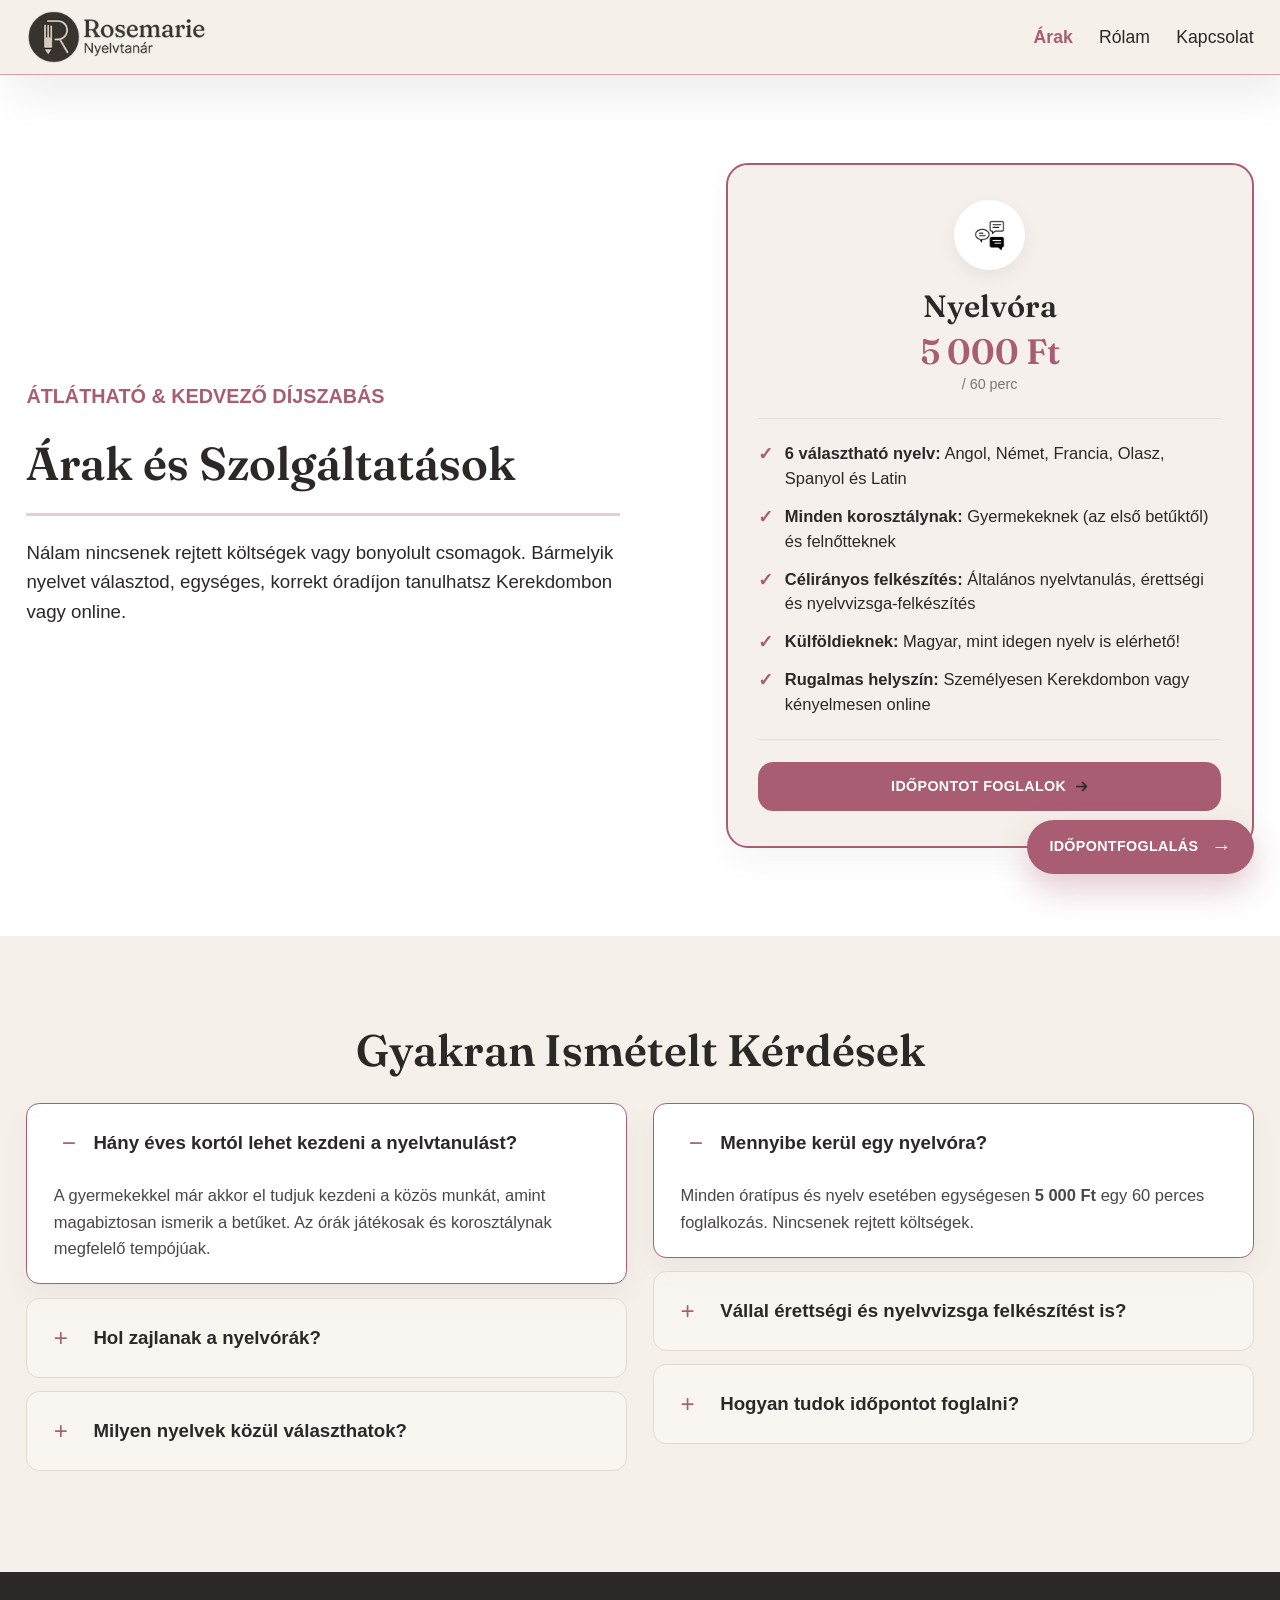
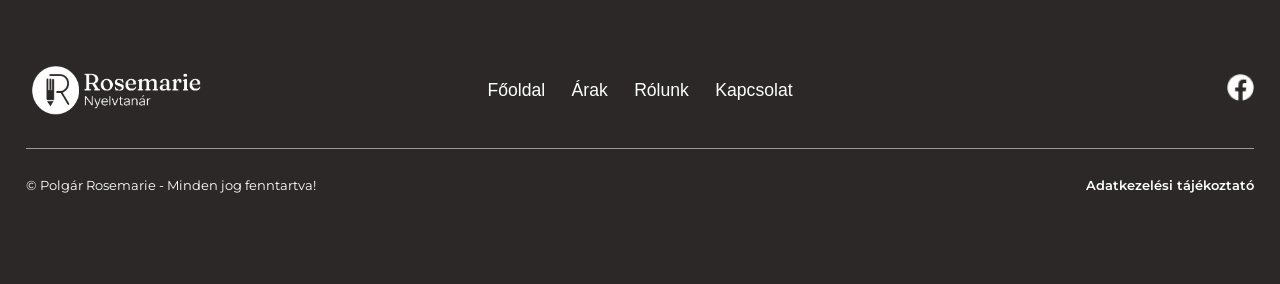
<file: arak.html>
<!doctype html>
<html lang="hu">

<head>
  <meta charset="UTF-8" />
  <meta name="viewport" content="width=device-width, initial-scale=1.0" />
  <title>Nyelvóra árak | Polgár Rosemarie</title>
  <link rel="canonical" href="https://rosemariepolgar.hu/arak.html" />

  <!-- Open Graph -->
  <meta property="og:type" content="website">
  <meta property="og:title" content="Nyelvóra árak | Polgár Rosemarie nyelvtanár">
  <meta property="og:description"
    content="Nyelvóra Kerekdombon és online 5 000 Ft / 60 perc áron. Angol, német, francia, olasz és spanyol nyelvoktatás gyermekeknek és felnőtteknek.">
  <meta property="og:url" content="https://rosemariepolgar.hu/arak.html">
  <meta property="og:site_name" content="Polgár Rosemarie - nyelvtanár">
  <meta property="og:locale" content="hu_HU">
  <meta property="og:image" content="https://rosemariepolgar.hu/assets/og-image.png">
  <meta property="og:image:width" content="1200">
  <meta property="og:image:height" content="630">

  <meta name="description"
    content="Nyelvóra Kerekdombon és online 5 000 Ft / 60 perc áron. Angol, német, francia, olasz és spanyol nyelvoktatás gyermekeknek és felnőtteknek, érettségi- és nyelvvizsga-felkészítéssel.">
  <link id="favicon" rel="icon" type="image/x-icon" href="assets/favicon_dark.ico">
  <script src="change_favicon.js" defer></script>
  <link rel="preconnect" href="https://fonts.bunny.net" />
  <link href="https://fonts.bunny.net/css?family=dm-sans:400,600,700|fraunces:600|montserrat:400,600"
    rel="stylesheet" />
  <link rel="stylesheet" href="styles.css?v=3" />

  <!-- Structured Data / JSON-LD -->
<script type="application/ld+json">
{
  "@context": "https://schema.org",
  "@type": "Service",
  "name": "Nyelvóra",
  "description": "Angol, német, francia, olasz és spanyol nyelvoktatás gyermekeknek és felnőtteknek, valamint érettségi- és nyelvvizsga-felkészítés Kerekdombon és online.",
  "provider": {
    "@type": "Person",
    "@id": "https://rosemariepolgar.hu/#rosemarie",
    "name": "Polgár Rosemarie",
    "jobTitle": "Nyelvtanár"
  },
  "areaServed": {
    "@type": "Place",
    "name": "Kerekdomb, Tiszakécske"
  },
  "offers": {
    "@type": "Offer",
    "price": "5000",
    "priceCurrency": "HUF",
    "priceSpecification": {
      "@type": "UnitPriceSpecification",
      "price": "5000",
      "priceCurrency": "HUF",
      "unitText": "60 perc"
    }
  }
}
</script>



</head>

<body>
  <header class="site-header">
    <a class="brand" href="index.html">
      <img src="assets/logo.webp" alt="Rosemarie nyelvtanár" />
    </a>
    <nav id="main-navigation" aria-label="Fő navigáció">
      <a href="arak.html" aria-current="page">Árak</a>
      <a href="/">Rólam</a>
      <a href="kapcsolat.html">Kapcsolat</a>
    </nav>
    <button class="mobile-menu-toggle" type="button" aria-label="Menü megnyitása" aria-expanded="false"
      aria-controls="main-navigation">
      <span></span><span></span><span></span>
    </button>
  </header>

  <main>
    <!-- PRICING SECTION -->
    <section class="pricing pricing-two-column">
      <div class="pricing-content">
        <p class="eyebrow">Átlátható & Kedvező Díjszabás</p>
        <h1>Árak és Szolgáltatások</h1>
        <div class="pricing-rule"></div>
        <p class="pricing-intro">
          Nálam nincsenek rejtett költségek vagy bonyolult csomagok. Bármelyik nyelvet választod, egységes,
          korrekt óradíjon tanulhatsz Kerekdombon vagy online.
        </p>
      </div>

      <div class="pricing-card-wrapper">
        <article class="price-card-single">
          <div class="price-card-header">
            <div class="icon-wrapper">
              <img src="assets/chat.webp" alt="Nyelvóra">
            </div>
            <h2>Nyelvóra</h2>
            <div class="price-tag">
              <strong>5 000 Ft</strong>
              <span>/ 60 perc</span>
            </div>
          </div>

          <div class="price-card-body">
            <ul class="price-features">
              <li><strong>6 választható nyelv:</strong> Angol, Német, Francia, Olasz, Spanyol és Latin</li>
              <li><strong>Minden korosztálynak:</strong> Gyermekeknek (az első betűktől) és felnőtteknek</li>
              <li><strong>Célirányos felkészítés:</strong> Általános nyelvtanulás, érettségi és nyelvvizsga-felkészítés
              </li>
              <li><strong>Külföldieknek:</strong> Magyar, mint idegen nyelv is elérhető!
              </li>
              <li><strong>Rugalmas helyszín:</strong> Személyesen Kerekdombon vagy kényelmesen online</li>
            </ul>
          </div>

          <div class="price-card-footer">
            <a href="kapcsolat.html#foglalas" class="button button-primary">
              Időpontot foglalok <img src="assets/arrow-right.webp" alt="" />
            </a>
          </div>
        </article>
      </div>
    </section>

    <!-- FAQ SECTION -->
    <section class="faq">
      <h2>Gyakran Ismételt Kérdések</h2>
      <div class="faq-columns">
        <div class="faq-list">
          <details open>
            <summary>Hány éves kortól lehet kezdeni a nyelvtanulást?</summary>
            <p>A gyermekekkel már akkor el tudjuk kezdeni a közös munkát, amint magabiztosan ismerik a betűket. Az órák
              játékosak és korosztálynak megfelelő tempójúak.</p>
          </details>
          <details>
            <summary>Hol zajlanak a nyelvórák?</summary>
            <p>Személyesen Kerekdombon, vagy kényelmesen az otthonodból, online formában. Az online órák ugyanolyan
              interaktívak és hatékonyak, mint a személyes találkozók.</p>
          </details>
          <details>
            <summary>Milyen nyelvek közül választhatok?</summary>
            <p>Angol, német, francia, olasz, spanyol (és latin) nyelvek oktatását vállalom kezdő szinttől egészen a
              nyelvvizsga-felkészítésig.</p>
          </details>
        </div>

        <div class="faq-list">
          <details open>
            <summary>Mennyibe kerül egy nyelvóra?</summary>
            <p>Minden óratípus és nyelv esetében egységesen <strong>5 000 Ft</strong> egy 60 perces foglalkozás.
              Nincsenek rejtett költségek.</p>
          </details>
          <details>
            <summary>Vállal érettségi és nyelvvizsga felkészítést is?</summary>
            <p>Igen! Különös hangsúlyt fektetek a vizsgafeladatok típusaira, az írásbeli és szóbeli készségek
              fejlesztésére mind közép-, mind emelt szinten.</p>
          </details>
          <details>
            <summary>Hogyan tudok időpontot foglalni?</summary>
            <p>Kattints a „Kapcsolat” vagy „Időpontfoglalás” gombra, és írj üzenetet a kiválasztott nyelvvel és az
              preferált időpontjaiddal!</p>
          </details>
        </div>
      </div>
    </section>
  </main>

  <footer id="contact">
    <div class="footer-top">
      <img class="footer-logo" src="assets/logo_vilagos.webp" alt="Logo" />
      <nav aria-label="Lábléc navigáció">
        <a href="index.html">Főoldal</a>
        <a href="arak.html">Árak</a>
        <a href="index.html#about">Rólunk</a>
        <a href="kapcsolat.html">Kapcsolat</a>
      </nav>
      <div class="socials"><a href="https://www.facebook.com/profile.php?id=100085614274289" aria-label="Facebook"><img
            src="assets/facebook.webp" alt="" /></a></div>
    </div>
    <div class="legal">
      <span>© Polgár Rosemarie - Minden jog fenntartva!</span>
      <a href="files/adatkezelesi_tajekoztato_20261002.pdf">Adatkezelési tájékoztató</a>
    </div>
  </footer>

  <a class="booking-float" href="kapcsolat.html#foglalas">Időpontfoglalás <span>→</span></a>
  <script src="responsive.js"></script>
</body>

</html>
</file>
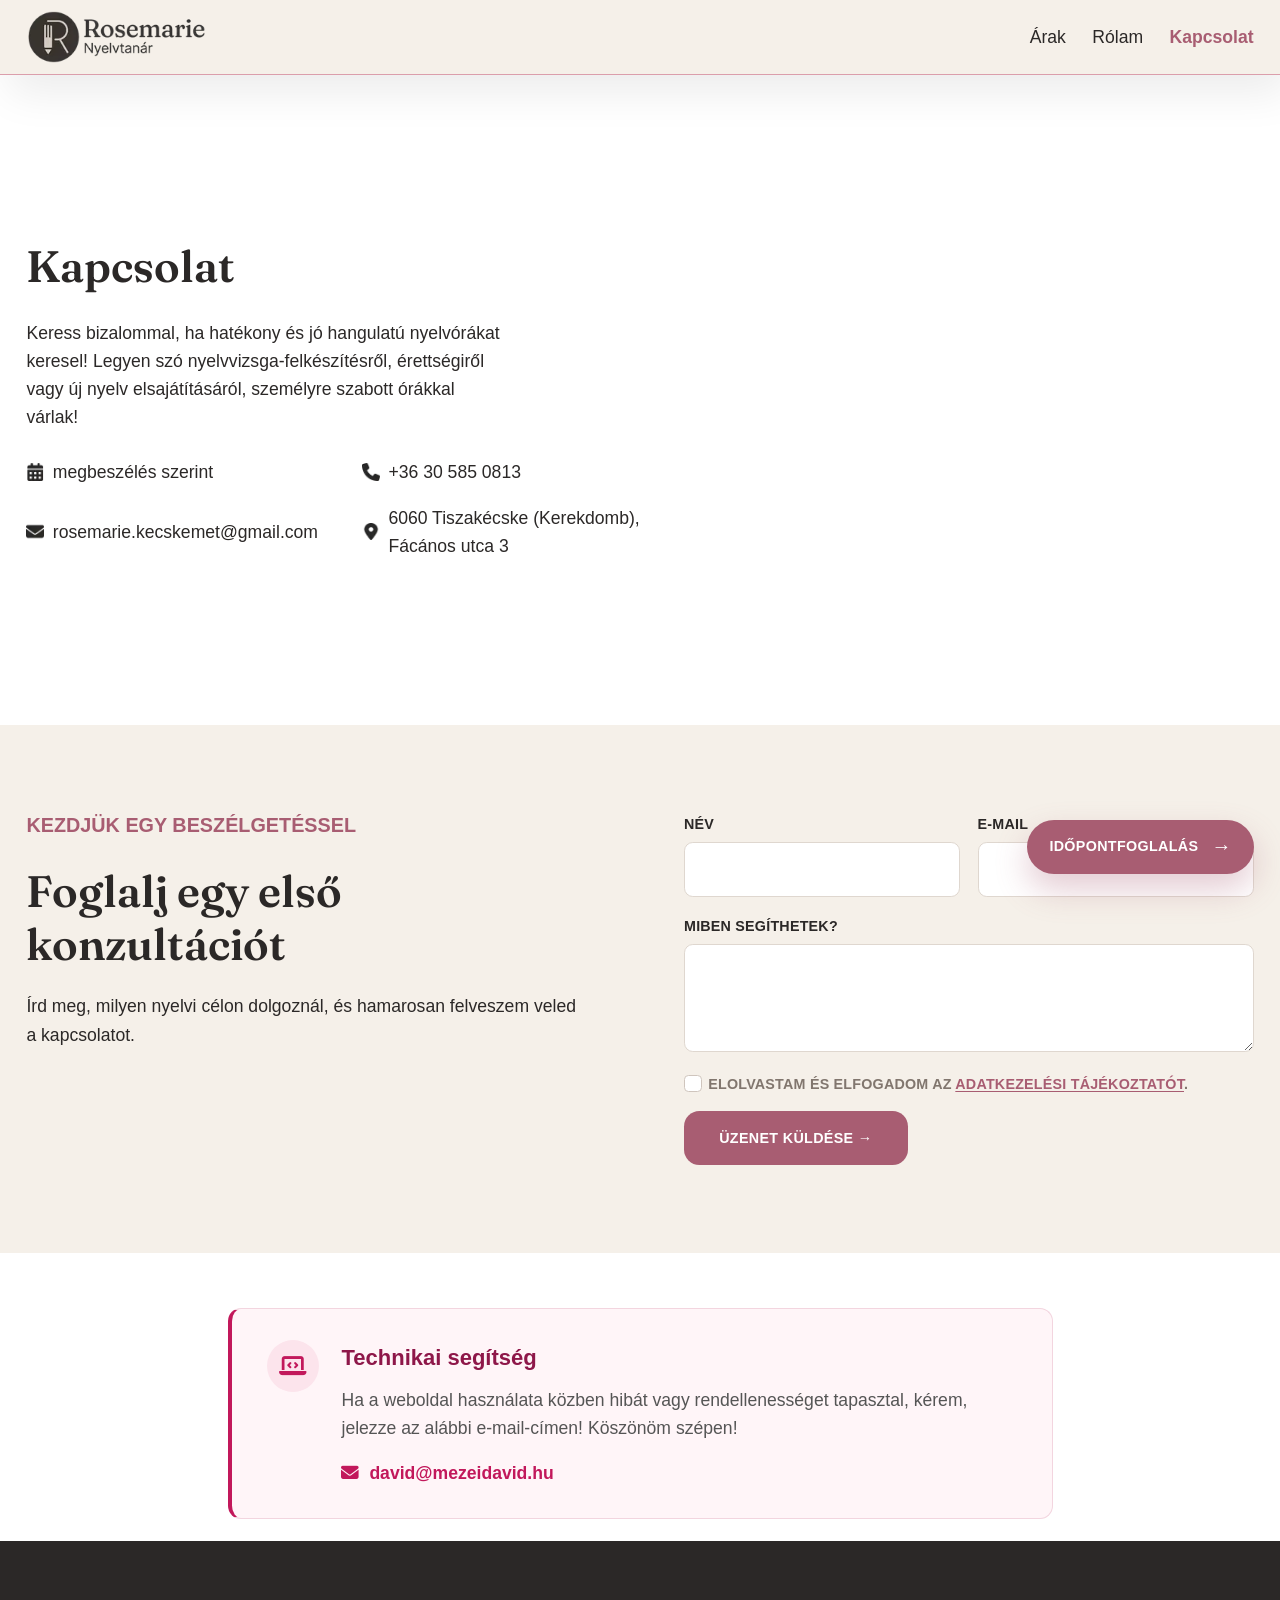
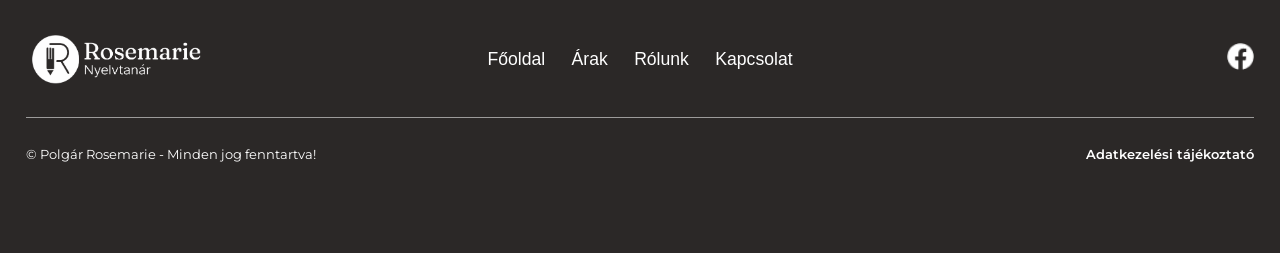
<file: kapcsolat.html>
<!doctype html>
<html lang="hu">

<head>
  <meta charset="UTF-8" />
  <meta name="viewport" content="width=device-width, initial-scale=1.0" />
  <title>Kapcsolat és időpontfoglalás | Polgár Rosemarie</title>
  <link rel="canonical" href="https://rosemariepolgar.hu/kapcsolat.html" />
  <!-- Open Graph -->
  <meta property="og:type" content="website">
  <meta property="og:title" content="Kapcsolat és időpontfoglalás | Polgár Rosemarie">
  <meta property="og:description"
    content="Vedd fel a kapcsolatot Polgár Rosemarie nyelvtanárral! Nyelvórák Kerekdombon és online angol, német, francia, olasz és spanyol nyelven.">
  <meta property="og:url" content="https://rosemariepolgar.hu/kapcsolat.html">
  <meta property="og:site_name" content="Polgár Rosemarie - nyelvtanár">
  <meta property="og:locale" content="hu_HU">
  <meta property="og:image" content="https://rosemariepolgar.hu/assets/og-image.png">
  <meta property="og:image:width" content="1200">
  <meta property="og:image:height" content="630">
  <meta name="description"
    content="Vedd fel a kapcsolatot Polgár Rosemarie nyelvtanárral! Nyelvórák Kerekdombon és online angol, német, francia, olasz és spanyol nyelven. Időpontfoglalás és érdeklődés egyszerűen online.">
  <link id="favicon" rel="icon" type="image/x-icon" href="assets/favicon_dark.ico">
  <script src="change_favicon.js" defer></script>
  <link rel="preconnect" href="https://fonts.bunny.net" />
  <link href="https://fonts.bunny.net/css?family=dm-sans:400,600,700|fraunces:600|montserrat:400,600"
    rel="stylesheet" />
  <link rel="stylesheet" href="styles.css?v=3" />



  <!-- Structured Data / JSON-LD -->
  <script type="application/ld+json">
{
  "@context": "https://schema.org",
  "@type": "Person",
  "@id": "https://rosemariepolgar.hu/#rosemarie",
  "name": "Polgár Rosemarie",
  "jobTitle": "Nyelvtanár",
  "url": "https://rosemariepolgar.hu/kapcsolat.html",
  "telephone": "+36 30 585 0813",
  "email": "rosemarie.kecskemet@gmail.com",
  "address": {
    "@type": "PostalAddress",
    "addressLocality": "Tiszakécske",
    "addressRegion": "Bács-Kiskun",
    "postalCode": "6060",
    "addressCountry": "HU"
  }
}
</script>
</head>

<body>
  <header class="site-header"><a class="brand" href="index.html"><img src="assets/logo.webp"
        alt="Rosemarie nyelvtanár" /></a>
    <nav id="main-navigation" aria-label="Fő navigáció">
      <a href="arak.html">Árak</a>
      <a href="/">Rólam</a>
      <a href="kapcsolat.html" aria-current="page">Kapcsolat</a>
    </nav>
    <button class="mobile-menu-toggle" type="button" aria-label="Menü megnyitása" aria-expanded="false"
      aria-controls="main-navigation">
      <span></span><span></span><span></span>
    </button>
  </header>
  <main>
    <section class="contact-page">
      <div class="contact-copy">
        <h1>Kapcsolat</h1>
        <p>Keress bizalommal, ha hatékony és jó hangulatú nyelvórákat keresel! Legyen szó nyelvvizsga-felkészítésről,
          érettségiről vagy új nyelv elsajátításáról, személyre szabott órákkal várlak!</p>
        <div class="contact-details">
          <span><img src="assets/calendar.webp" alt="" />megbeszélés szerint</span><a href="tel:+36305850813"><img
              src="assets/phone.webp" alt="" />+36 30 585
            0813</a><a href="mailto:rosemarie.kecskemet@gmail.com"><img src="assets/email.webp"
              alt="" />rosemarie.kecskemet@gmail.com</a><a
            href="https://maps.google.com/?q=Tiszakécske,+Kerekdomb,+6060" target="_blank" rel="noreferrer"><img
              src="assets/map.webp" alt="" />6060 Tiszakécske (Kerekdomb),<br> Fácános utca 3</a>
        </div>
      </div>
      <div class="map">
        <iframe
          src="https://www.google.com/maps/embed?pb=!1m18!1m12!1m3!1d2725.9043807810644!2d20.040972476581416!3d46.90459887113405!2m3!1f0!2f0!3f0!3m2!1i1024!2i768!4f13.1!3m3!1m2!1s0x4743e323ce763743%3A0x3104a467a922ca55!2sPolg%C3%A1r%20Rosemarie%20-%20nyelvtan%C3%A1r!5e0!3m2!1sen!2shu!4v1790704134574!5m2!1sen!2shu"
          width="600" height="450" style="border:0;" allowfullscreen="" loading="lazy"
          referrerpolicy="strict-origin-when-cross-origin"></iframe>
      </div>
    </section>
    <section class="booking-section" id="foglalas">
      <div>
        <p class="eyebrow">Kezdjük egy beszélgetéssel</p>
        <h2>Foglalj egy első konzultációt</h2>
        <p>Írd meg, milyen nyelvi célon dolgoznál, és hamarosan felveszem veled a kapcsolatot.</p>
      </div>
      <form class="booking-form" id="booking-form" action="https://formhook.app/f/fh_XMBb62ChyjJ0ay3Rilrh8U98YTintUIr"
        method="POST">
        <input type="text" name="_gotcha" tabindex="-1" autocomplete="off" hidden />
        <input type="hidden" name="_redirect" value="https://rosemariepolgar.hu/thank_you.html" />
        <label>
          Név
          <input type="text" name="name" required autocomplete="name" />
        </label>

        <label>
          E-mail
          <input type="email" name="email" required autocomplete="email" />
        </label>

        <label class="form-wide">
          Miben segíthetek?
          <textarea name="message" rows="3" required></textarea>
        </label>

        <label class="form-consent">
          <input type="checkbox" name="privacy_consent" value="accepted" required>
          <span>
            Elolvastam és elfogadom az
            <a href="files/adatkezelesi_tajekoztato_20261002.pdf">Adatkezelési tájékoztatót</a>.
          </span>
        </label>

        <button class="button button-primary" type="submit">
          Üzenet küldése →
        </button>
      </form>
    </section>

    <section class="technical-contact">
      <div class="technical-contact-icon">
        <i class="fas fa-laptop-code"></i>
      </div>

      <div class="technical-contact-content">
        <h3>Technikai segítség</h3>
        <p>
          Ha a weboldal használata közben hibát vagy
          rendellenességet tapasztal, kérem, jelezze
          az alábbi e-mail-címen! Köszönöm szépen!
        </p>

        <a href="mailto:david@mezeidavid.hu">
          <i class="fas fa-envelope"></i>
          david@mezeidavid.hu
        </a>
      </div>
    </section>

  </main>

  <footer id="contact">
    <div class="footer-top">
      <img class="footer-logo" src="assets/logo_vilagos.webp" alt="Logo" />
      <nav aria-label="Lábléc navigáció">
        <a href="index.html">Főoldal</a>
        <a href="arak.html">Árak</a>
        <a href="index.html#about">Rólunk</a>
        <a href="kapcsolat.html">Kapcsolat</a>
      </nav>
      <div class="socials"><a href="https://www.facebook.com/profile.php?id=100085614274289" aria-label="Facebook"><img
            src="assets/facebook.webp" alt="" /></a></div>
    </div>
    <div class="legal">
      <span>© Polgár Rosemarie - Minden jog fenntartva!</span>
      <a href="files/adatkezelesi_tajekoztato_20261002.pdf">Adatkezelési tájékoztató</a>
    </div>
  </footer>


  <a class="booking-float" href="#foglalas">Időpontfoglalás <span>→</span></a>
  </div>
  <script src="responsive.js"></script>
</body>

</html>
</file>
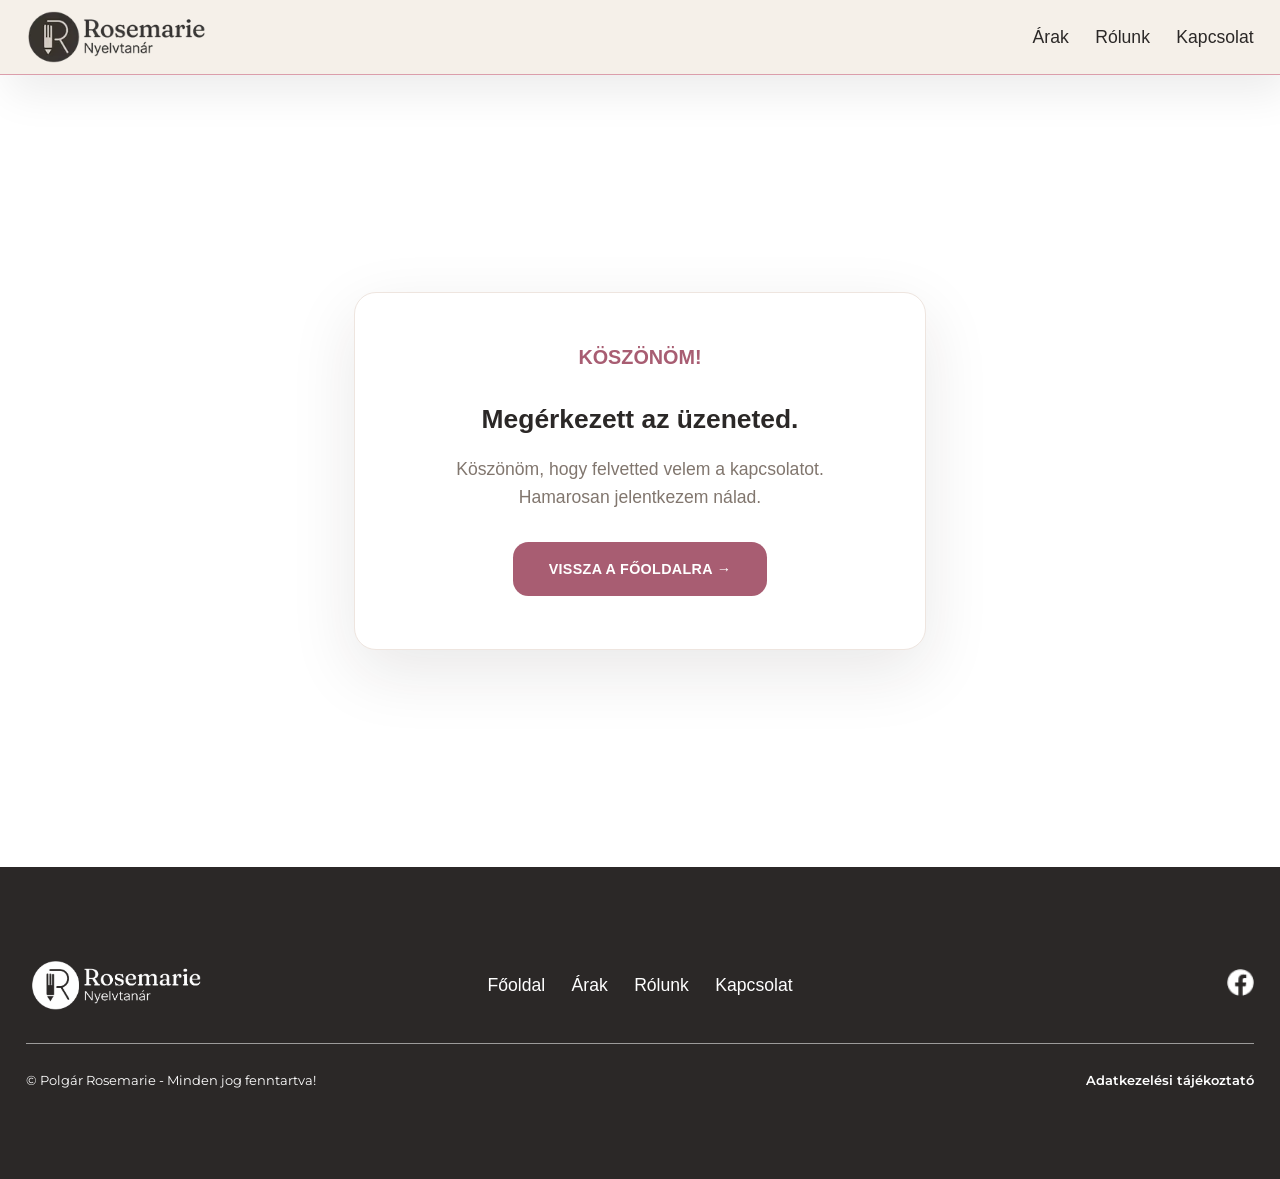
<file: thank_you.html>
<!doctype html>
<html lang="hu">

<head>
    <meta charset="UTF-8" />
    <meta name="viewport" content="width=device-width, initial-scale=1.0" />

    <title>Köszönöm! | Polgár Rosemarie</title>
    <meta name="robots" content="noindex, nofollow">

    <meta name="description"
        content="Köszönöm a megkeresést! Hamarosan felveszem veled a kapcsolatot." />

    <link rel="icon" type="image/x-icon" href="assets/favicon_dark.ico">

    <link rel="preconnect" href="https://fonts.bunny.net" />
    <link
        href="https://fonts.bunny.net/css?family=dm-sans:400,600,700|fraunces:600|montserrat:400,600"
        rel="stylesheet"
    />

    <link rel="stylesheet" href="styles.css?v=3" />
</head>

<body>

    <header class="site-header">
        <a class="brand" href="index.html">
            <img src="assets/logo.webp" alt="Rosemarie nyelvtanár" />
        </a>

        <nav aria-label="Fő navigáció">
            <a href="arak.html">Árak</a>
            <a href="index.html#about">Rólunk</a>
            <a href="kapcsolat.html">Kapcsolat</a>
        </nav>
    </header>

    <main>
        <section class="thank-you-page">

            <div class="success-modal success-modal--visible">

                <div class="success-modal__backdrop"></div>

                <div class="success-modal__content">

                    <p class="eyebrow">Köszönöm!</p>

                    <h1>Megérkezett az üzeneted.</h1>

                    <p>
                        Köszönöm, hogy felvetted velem a kapcsolatot.
                        Hamarosan jelentkezem nálad.
                    </p>

                    <a class="button button-primary" href="index.html">
                        Vissza a főoldalra →
                    </a>

                </div>

            </div>

        </section>
    </main>

    <footer id="contact">
        <div class="footer-top">

            <img
                class="footer-logo"
                src="assets/logo_vilagos.webp"
                alt="Logo"
            />

            <nav aria-label="Lábléc navigáció">
                <a href="index.html">Főoldal</a>
                <a href="arak.html">Árak</a>
                <a href="index.html#about">Rólunk</a>
                <a href="kapcsolat.html">Kapcsolat</a>
            </nav>

            <div class="socials">
                <a
                    href="https://www.facebook.com/profile.php?id=100085614274289"
                    aria-label="Facebook"
                >
                    <img src="assets/facebook.webp" alt="" />
                </a>
            </div>

        </div>

        <div class="legal">
            <span>© Polgár Rosemarie - Minden jog fenntartva!</span>
            <a href="adatvedelem.html">Adatkezelési tájékoztató</a>
        </div>
    </footer>

</body>

</html>
</file>
<file: styles.css>
@import url('https://cdnjs.cloudflare.com/ajax/libs/font-awesome/6.7.2/css/all.min.css');

:root {
    --ink: #2b2827;
    --rose: #a85d72;
    --canvas: #f5f0e9;
    --card: #f5f0eb;
    --max: 1260px;
    --mobile-gutter: 20px;
}


/* =========================================================
   ALAPOK
   ========================================================= */

* {
    box-sizing: border-box;
}

html {
    min-height: 100%;
    scroll-behavior: smooth;
    zoom: 1.1;
}

body {
    min-height: calc(100vh / 1.1);
    margin: 0;
    display: flex;
    flex-direction: column;
    color: var(--ink);
    font: 400 16px/1.6 "DM Sans", sans-serif;
}

main {
    flex: 1;
}

a {
    color: inherit;
    text-decoration: none;
}

img,
iframe,
video,
svg {
    max-width: 100%;
}


/* =========================================================
   FEJLÉC
   ========================================================= */

.site-header {
    height: 68px;
    padding: 10px max(24px, calc((100% - var(--max)) / 2));
    display: flex;
    justify-content: space-between;
    align-items: center;
    background: var(--canvas);
    border-bottom: 1px solid #db9eab;
    box-shadow: 8px 16px 40px #00000014;
}

.brand img {
    display: block;
    width: 164px;
    height: 48px;
    object-fit: contain;
}

.site-header nav,
.footer-top nav,
.socials {
    display: flex;
    align-items: center;
    gap: 24px;
}

.site-header nav a {
    display: flex;
    align-items: center;
    font-size: 16px;
}

.site-header nav a:hover,
.footer-top a:hover {
    color: var(--rose);
}

.site-header nav > a[aria-current="page"] {
    color: var(--rose);
    font-weight: 600;
}


/* =========================================================
   MOBIL MENÜ GOMB
   ========================================================= */

.mobile-menu-toggle {
    display: none;
    width: 44px;
    height: 44px;
    padding: 10px;
    border: 1px solid #d8c9c0;
    border-radius: 10px;
    background: transparent;
    color: var(--ink);
    cursor: pointer;
    flex-direction: column;
    justify-content: center;
    gap: 5px;
}

.mobile-menu-toggle span {
    display: block;
    width: 100%;
    height: 2px;
    border-radius: 2px;
    background: currentColor;
    transition: transform .2s ease, opacity .2s ease;
}

.site-header.menu-open .mobile-menu-toggle span:nth-child(1) {
    transform: translateY(7px) rotate(45deg);
}

.site-header.menu-open .mobile-menu-toggle span:nth-child(2) {
    opacity: 0;
}

.site-header.menu-open .mobile-menu-toggle span:nth-child(3) {
    transform: translateY(-7px) rotate(-45deg);
}


/* =========================================================
   ÁLTALÁNOS TIPOGRÁFIA / GOMBOK
   ========================================================= */

.eyebrow {
    margin: 0 0 24px;
    color: var(--rose);
    font-weight: 600;
    font-size: 18px;
    line-height: 1.3;
    text-transform: uppercase;
}

.rule {
    height: 1px;
    background: var(--canvas);
}

.button {
    display: inline-flex;
    align-items: center;
    justify-content: center;
    border-radius: 14px;
    padding: 16px 32px;
    font-size: 13px;
    font-weight: 700;
    letter-spacing: .312px;
    line-height: 1.3;
    text-transform: uppercase;
    transition:
        transform .2s ease,
        box-shadow .2s ease,
        background .2s ease;
}

.button:hover {
    transform: translateY(-2px);
    box-shadow: 0 12px 25px #a85d7240;
}

.button-primary {
    color: #fff;
    background: var(--rose);
}

.button-secondary {
    border: 1px solid var(--ink);
}

.button:focus-visible,
.booking-float:focus-visible,
.site-header nav a:focus-visible,
.socials a:focus-visible {
    outline: 3px solid var(--rose);
    outline-offset: 3px;
}


/* =========================================================
   FŐOLDAL – INTRO
   ========================================================= */

.intro,
.reasons,
.callout,
footer {
    padding-inline: max(24px, calc((100% - var(--max)) / 2));
}

.intro {
    min-height: 553px;
    display: grid;
    grid-template-columns: 600px 1fr;
    align-items: center;
    gap: 80px;
    padding-block: 80px;
    background:
        radial-gradient(
            circle at 8% 15%,
            #f5f0e9 0,
            transparent 28%
        ),
        #fff;
}

.intro-copy {
    max-width: 590px;
}

.intro h1,
.reasons h2,
.callout h2,
.card h3 {
    margin: 0;
    font-family: Fraunces, serif;
    font-weight: 600;
    line-height: 1.2;
}

.intro h1,
.reasons h2,
.callout h2 {
    font-size: 40px;
}

.intro-copy p:not(.eyebrow) {
    margin: 24px 0;
}

.intro .portrait {
    display: block;
    width: 100%;
    max-width: 500px;
    height: auto !important;
    aspect-ratio: 1 / 1 !important;
    object-fit: cover !important;
    object-position: center 40% !important;
    justify-self: start;
    border-radius: 20px;
    box-shadow: 18px 20px 0 var(--canvas);
}


/* =========================================================
   FŐOLDAL – MIÉRT VÁLASSZ ENGEM
   ========================================================= */

.reasons {
    padding-block: 80px;
}

.reasons h2 {
    margin-bottom: 24px;
    text-align: center;
}

.cards {
    display: grid;
    grid-template-columns: repeat(2, 1fr);
    gap: 12px 24px;
}

.card {
    min-height: 308px;
    padding: 40px;
    display: flex;
    flex-direction: column;
    align-items: flex-start;
    gap: 24px;
    background: var(--card);
    transition:
        transform .25s ease,
        box-shadow .25s ease,
        background .25s ease;
}

.card:hover {
    transform: translateY(-8px);
    background: #fffaf6;
    box-shadow: 0 20px 45px #2b282714;
}

.card span {
    color: var(--rose);
    font: 600 40px/1.2 Fraunces, serif;
}

.card h3 {
    font-size: 28px;
}

.card p {
    margin: 0;
}

.card a {
    display: flex;
    align-items: center;
    gap: 10px;
    margin-top: auto;
    font-size: 13px;
    font-weight: 700;
    letter-spacing: .312px;
    line-height: 1.3;
    text-transform: uppercase;
}

.card a img {
    width: 14px;
    height: 14px;
}


/* =========================================================
   FŐOLDAL – TÖRTÉNET
   ========================================================= */

.story-section {
    padding: 90px max(24px, calc((100% - var(--max)) / 2));
    background: var(--canvas);
}

.story-content {
    display: grid;
    grid-template-columns: minmax(0, 1fr) 420px;
    gap: 80px;
    align-items: center;
}

.story-text {
    max-width: 650px;
}

.story-text h2 {
    margin: 0;
    font: 600 40px/1.2 Fraunces, serif;
}

.story-text .rule {
    margin: 24px 0;
}

.story-text p:not(.eyebrow) {
    margin: 0 0 20px;
}

.flags-card {
    padding: 40px 32px;
    background: #fff;
    border: 1px solid #e5dcd5;
    border-radius: 20px;
    box-shadow: 0 18px 45px #2b282712;
}



.flags-card {
    display: flex;
    flex-direction: column;
    align-items: center;
    gap: 22px;
}

.flags-photo {
    display: block;
    width: 100%;
    max-width: 460px;
    height: auto;
    border-radius: 18px;
}

.flags-caption {
    max-width: 460px;
    margin: 0;
    color: var(--rose);
    font: italic 500 19px/1.6 Fraunces, serif;
    text-align: center;
}

.flags-caption cite {
    display: block;
    margin-top: 10px;
    color: var(--ink);
    font: normal 500 14px/1.5 "DM Sans", sans-serif;
}

/* =========================================================
   FŐOLDAL – CALLOUT
   ========================================================= */

.callout {
    min-height: 311px;
    display: grid;
    grid-template-columns: 403px 1fr;
    gap: 24px;
    align-items: start;
    padding-top: 80px;
    padding-bottom: 80px;
}

.callout p {
    margin: 0 0 24px;
}

.actions {
    display: flex;
    gap: 20px;
    align-items: center;
}


/* =========================================================
   FÉLKÖVÉR SZÖVEG
   ========================================================= */

.vastagbetu {
    color: inherit !important;
    font-size: inherit !important;
    font-weight: bold !important;
}


/* =========================================================
   IDŐPONTFOGLALÁS / FORM
   ========================================================= */

.booking-section {
    display: grid;
    grid-template-columns: 1fr 1fr;
    gap: 80px;
    padding: 80px max(24px, calc((100% - var(--max)) / 2));
    background: var(--canvas);
}

.booking-section h2 {
    margin: 0 0 20px;
    font: 600 40px/1.2 Fraunces, serif;
}

.booking-section > div > p:last-child {
    max-width: 500px;
}

.booking-form {
    display: grid;
    grid-template-columns: 1fr 1fr;
    gap: 16px;
    align-content: start;
}

.booking-form label {
    display: flex;
    flex-direction: column;
    gap: 6px;
    font-size: 13px;
    font-weight: 600;
    letter-spacing: .2px;
    text-transform: uppercase;
}

.booking-form input:not([type="checkbox"]),
.booking-form textarea {
    width: 100%;
    padding: 12px;
    border: 1px solid #dfd7cf;
    border-radius: 8px;
    background: #fff;
    color: var(--ink);
    font: 400 16px/1.5 "DM Sans", sans-serif;
}

.booking-form input:not([type="checkbox"]):focus,
.booking-form textarea:focus {
    outline: 2px solid #a85d7270;
    border-color: var(--rose);
}

.form-wide {
    grid-column: 1 / -1;
}

.booking-form button {
    grid-column: 1 / -1;
    justify-self: start;
    width: auto;
    border: 0;
    cursor: pointer;
}

.booking-form button:disabled {
    cursor: wait;
    opacity: .7;
    transform: none;
    box-shadow: none;
}

.form-consent {
    grid-column: 1 / -1;
    display: flex !important;
    flex-direction: row !important;
    align-items: center;
    gap: 9px;
    width: 100%;
    margin-top: 4px;
    color: #81766e;
    font-size: 13px;
    line-height: 1.4;
}

.form-consent input[type="checkbox"] {
    flex: 0 0 16px;
    width: 16px !important;
    height: 16px;
    margin: 0;
    padding: 0;
    appearance: none;
    -webkit-appearance: none;
    border: 1px solid #cfc5bd;
    border-radius: 4px;
    background: #fff;
    cursor: pointer;
    position: relative;
}

.form-consent input[type="checkbox"]:checked {
    border-color: var(--rose);
    background: var(--rose);
}

.form-consent input[type="checkbox"]:checked::after {
    content: "✓";
    position: absolute;
    left: 50%;
    top: 50%;
    transform: translate(-50%, -52%);
    color: #fff;
    font-size: 12px;
    font-weight: 700;
}

.form-consent input[type="checkbox"]:focus-visible {
    outline: 2px solid #a85d7270;
    outline-offset: 2px;
}

.form-consent span {
    display: inline;
    flex: 1;
    margin: 0;
}

.form-consent a {
    color: var(--rose);
    text-decoration: underline;
    text-underline-offset: 2px;
}


/* =========================================================
   ÁRAK
   ========================================================= */

.pricing {
    padding-inline: max(24px, calc((100% - var(--max)) / 2));
}

.pricing-two-column {
    display: grid;
    grid-template-columns: 1fr 480px;
    gap: 60px;
    align-items: center;
    padding-top: 80px;
    padding-bottom: 80px;
}

.pricing-content {
    max-width: 540px;
}

.pricing-content h1 {
    margin: 0;
    color: var(--ink);
    font: 600 42px/1.2 Fraunces, serif;
}

.pricing-rule {
    width: 100%;
    max-width: 600px;
    height: 2px;
    margin: 20px 0;
    background: var(--rose);
    opacity: .3;
}

.pricing-intro {
    max-width: 640px;
    margin: 0;
    color: var(--ink);
    font-size: 17px;
    line-height: 1.6;
}

.pricing-card-wrapper {
    min-width: 0;
}

.price-card-single {
    width: 100%;
    padding: 32px 28px;
    display: flex;
    flex-direction: column;
    gap: 20px;
    background: var(--card);
    border: 2px solid var(--rose);
    border-radius: 20px;
    box-shadow: 0 12px 30px #0000000a;
    transition:
        transform .3s ease,
        box-shadow .3s ease,
        background .3s ease;
}

.price-card-single:hover {
    transform: translateY(-4px);
    background: #fffaf6;
    box-shadow: 0 20px 40px #2b282714;
}

.price-card-header {
    display: flex;
    flex-direction: column;
    align-items: center;
    gap: 8px;
    text-align: center;
}

.price-card-header h2 {
    margin: 0;
    color: var(--ink);
    font: 600 28px/1.2 Fraunces, serif;
}

.icon-wrapper {
    width: 64px;
    height: 64px;
    display: flex;
    align-items: center;
    justify-content: center;
    margin-bottom: 8px;
    border-radius: 50%;
    background: #fff;
    box-shadow: 0 6px 16px #0000000f;
}

.icon-wrapper img {
    width: 28px;
    height: 28px;
    object-fit: contain;
}

.price-tag {
    display: flex;
    flex-direction: column;
    align-items: center;
}

.price-tag strong {
    color: var(--rose) !important;
    font: 600 32px/1 Fraunces, serif;
}

.price-tag span {
    margin-top: 4px;
    color: #777;
    font-size: 13px;
}

.price-card-body {
    padding: 20px 0;
    border-top: 1px solid #00000014;
    border-bottom: 1px solid #00000014;
}

.price-features {
    display: flex;
    flex-direction: column;
    gap: 12px;
    margin: 0;
    padding: 0;
    list-style: none;
}

.price-features li {
    position: relative;
    padding-left: 24px;
    font-size: 15px;
    line-height: 1.5;
}

.price-features li::before {
    content: "✓";
    position: absolute;
    left: 0;
    top: 0;
    color: var(--rose);
    font-size: 16px;
    font-weight: bold;
}

.price-card-footer {
    display: flex;
    justify-content: center;
}

.price-card-footer .button {
    width: 100%;
    padding: 14px 24px;
    display: inline-flex;
    align-items: center;
    justify-content: center;
    gap: 8px;
    font-size: 13px;
}

.price-card-footer .button img {
    width: 12px;
    height: 12px;
}


/* =========================================================
   FAQ
   ========================================================= */

.faq {
    padding: 80px max(24px, calc((100% - var(--max)) / 2));
    background: var(--canvas);
}

.faq h2 {
    margin: 0 0 24px;
    text-align: center;
    font: 600 40px/1.2 Fraunces, serif;
}

.faq-columns {
    display: grid;
    grid-template-columns: repeat(2, 1fr);
    gap: 24px;
}

.faq-list {
    background: transparent;
}

.faq details {
    margin-bottom: 12px;
    overflow: hidden;
    background: rgba(255, 255, 255, .4);
    border: 1px solid #e2dad0;
    border-radius: 12px;
    transition:
        background .3s ease,
        border-color .3s ease,
        box-shadow .3s ease;
}

.faq details:hover {
    background: rgba(255, 255, 255, .75);
    border-color: var(--rose);
}

.faq details[open] {
    background: #fff;
    border-color: var(--rose);
    box-shadow: 0 10px 25px #0000000d;
}

.faq summary {
    display: flex;
    align-items: center;
    gap: 16px;
    padding: 20px 24px;
    cursor: pointer;
    list-style: none;
    color: var(--ink);
    font-size: 17px;
    font-weight: 600;
    line-height: 1.4;
    text-transform: none;
}

.faq summary::-webkit-details-marker {
    display: none;
}

.faq summary::before {
    content: "+";
    flex: 0 0 20px;
    color: var(--rose);
    font-size: 22px;
    font-weight: 400;
    transition: transform .3s ease;
}

.faq details[open] summary::before {
    content: "−";
    transform: rotate(180deg);
}

.faq details p {
    margin: 0;
    padding: 0 24px 20px;
    color: #4a4746;
    font-size: 15px;
    line-height: 1.6;
    animation: faqFadeIn .35s cubic-bezier(.16, 1, .3, 1) forwards;
}

@keyframes faqFadeIn {
    from {
        opacity: 0;
        transform: translateY(-8px);
    }

    to {
        opacity: 1;
        transform: translateY(0);
    }
}


/* =========================================================
   KAPCSOLAT
   ========================================================= */

.contact-page {
    min-height: 450px;
    display: grid;
    grid-template-columns: minmax(0, 1fr) minmax(500px, 600px);
    gap: 80px;
    align-items: center;
    padding: max(48px, 5.5vw) max(24px, calc((100% - var(--max)) / 2));
}

.contact-copy h1 {
    margin: 0 0 24px;
    font: 600 40px/1.2 Fraunces, serif;
}

.contact-copy > p {
    max-width: 570px;
    margin: 0 0 24px;
}

.contact-details {
    display: grid;
    grid-template-columns: repeat(2, max-content);
    gap: 16px 40px;
}

.contact-details a,
.contact-details span {
    display: flex;
    align-items: center;
    gap: 8px;
}

.contact-details img {
    width: 16px;
    height: 16px;
}

.map {
    width: 100%;
}

.map iframe {
    display: block;
    width: 100%;
    height: 450px;
    border: 0;
}


/* =========================================================
   KÖSZÖNŐOLDAL
   ========================================================= */

.thank-you-page {
    position: relative;
    min-height: calc(100vh - 180px);
    display: flex;
    align-items: center;
    justify-content: center;
    padding: 60px 24px;
}

.success-modal--visible {
    position: relative;
    width: 100%;
    display: flex;
    align-items: center;
    justify-content: center;
}

.success-modal--visible .success-modal__backdrop {
    display: none;
}

.success-modal--visible .success-modal__content {
    width: min(100%, 520px);
    padding: 48px 40px;
    background: #fff;
    border: 1px solid #eee5df;
    border-radius: 20px;
    text-align: center;
    box-shadow: 0 20px 60px #28201c1a;
}

.success-modal__content h1 {
    margin: 10px 0 14px;
}

.success-modal__content p:not(.eyebrow) {
    max-width: 400px;
    margin: 0 auto 28px;
    color: #81766e;
    line-height: 1.6;
}


/* =========================================================
   LÁBLÉC
   ========================================================= */

footer {
    padding-top: 80px;
    padding-bottom: 80px;
    background: var(--ink);
    color: #fff;
    font-size: 12px;
}

.footer-top {
    display: grid;
    grid-template-columns: 1fr auto 1fr;
    align-items: center;
    padding-bottom: 24px;
    border-bottom: 1px solid #ffffff88;
}

.footer-logo {
    width: 164px;
    height: auto;
}

.footer-top nav {
    justify-content: center;
    font-size: 16px;
}

.socials {
    justify-content: flex-end;
    gap: 20px;
}

.socials img {
    width: 24px;
    height: 24px;
}

.legal {
    display: flex;
    justify-content: space-between;
    padding-top: 24px;
    font-family: Montserrat, sans-serif;
}

.legal a {
    font-weight: 600;
}


/* =========================================================
   FIXED IDŐPONTFOGLALÁS GOMB
   ========================================================= */

.booking-float {
    position: fixed;
    right: 24px;
    bottom: 24px;
    z-index: 20;

    display: flex;
    align-items: center;
    gap: 12px;

    padding: 14px 20px;
    border-radius: 999px;

    background: var(--rose);
    color: #fff;

    box-shadow: 0 14px 30px #a85d7250;

    font-size: 13px;
    font-weight: 700;
    letter-spacing: .312px;
    text-transform: uppercase;

    transition:
        transform .2s ease,
        box-shadow .2s ease,
        background .2s ease;
}

.booking-float:hover {
    transform: translateY(-2px);
    box-shadow: 0 12px 25px #a85d7240;
}

.booking-float span {
    font-size: 18px;
    line-height: 1;
}


/* =========================================================
   PLAKÁT POPUP
   ========================================================= */

.poster-popup {
    --width: auto;
    --max-width: 90vw;
}

.poster-popup::part(panel) {
    width: auto;
    max-width: 450px;
    max-height: calc(100vh - 32px);

    padding: 0;
    position: relative;

    display: flex;

    overflow: hidden;
    border-radius: 16px;
}

.poster-popup::part(body) {
    padding: 0;
    overflow: hidden;
}

.poster-container {
    display: flex;
    align-items: center;
    justify-content: center;

    max-width: 450px;
    max-height: calc(100vh - 32px);

    overflow: hidden;
}

.poster-container img.poster-image {
    display: block;

    width: auto;
    height: auto;

    max-width: 450px;
    max-height: calc(100vh - 32px);

    object-fit: contain;
}

.poster-popup::part(close-button) {
    position: absolute;
    top: 12px;
    right: 12px;
    z-index: 10;

    padding: 4px;

    background: rgba(255, 255, 255, .85);
    border-radius: 50%;
    box-shadow: 0 2px 8px #00000033;

    transition: background .2s ease;
}

.poster-popup::part(close-button):hover {
    background: #fff;
}


/* =========================================================
   ANIMÁCIÓK
   ========================================================= */

.intro-copy,
.portrait,
.card,
.faq-list,
.contact-copy,
.map {
    animation: rise-in .7s both;
}

@keyframes rise-in {
    from {
        opacity: 0;
        transform: translateY(16px);
    }

    to {
        opacity: 1;
        transform: translateY(0);
    }
}

@media (prefers-reduced-motion: reduce) {
    *,
    *::before,
    *::after {
        animation-duration: .01ms !important;
        transition-duration: .01ms !important;
        scroll-behavior: auto !important;
    }
}


/* =========================================================
   TABLET / MOBIL – 900 PX
   ========================================================= */

@media (max-width: 900px) {

    html {
        zoom: 1;
    }

    body {
        min-height: 100vh;
    }

    .site-header {
        position: relative;
        height: auto;
        min-height: 68px;
        padding: 10px var(--mobile-gutter);
        z-index: 50;
    }

    .brand img {
        width: 150px;
        height: auto;
    }

    .mobile-menu-toggle {
        display: flex;
    }

    .site-header nav {
        position: absolute;
        left: var(--mobile-gutter);
        right: var(--mobile-gutter);
        top: calc(100% + 8px);

        display: none;
        flex-direction: column;
        align-items: stretch;
        gap: 0;

        padding: 8px;

        background: #fff;
        border: 1px solid #e3d9d2;
        border-radius: 14px;
        box-shadow: 0 18px 45px #00000018;
    }

    .site-header.menu-open nav {
        display: flex;
    }

    .site-header nav > a {
        min-height: 46px;
        padding: 10px 12px;
        border-radius: 9px;
        font-size: 15px;
    }

    .site-header nav > a:hover {
        background: var(--canvas);
    }

    .intro,
    .reasons,
    .callout,
    footer,
    .pricing,
    .faq,
    .contact-page,
    .booking-section {
        padding-left: var(--mobile-gutter);
        padding-right: var(--mobile-gutter);
    }

    .intro {
        grid-template-columns: minmax(0, 1fr);
        gap: 36px;
        padding-top: 56px;
        padding-bottom: 56px;
    }

    .intro .portrait {
        width: 100%;
        max-width: 600px;
        height: auto !important;
        aspect-ratio: 3 / 2 !important;
        justify-self: center;
    }

    .intro-copy {
        max-width: none;
    }

    .intro h1,
    .reasons h2,
    .callout h2,
    .pricing-content h1,
    .faq h2,
    .contact-copy h1 {
        font-size: clamp(30px, 6vw, 40px);
    }

    .cards {
        grid-template-columns: 1fr;
    }

    .card {
        min-height: 0;
    }

    .callout {
        grid-template-columns: minmax(0, 1fr);
    }

    .pricing-two-column {
        grid-template-columns: minmax(0, 1fr);
        gap: 36px;
        padding-block: 48px;
    }

    .pricing-content {
        max-width: none;
    }

    .price-card-single {
        min-width: 0;
        padding: clamp(24px, 5vw, 32px) clamp(20px, 5vw, 28px);
    }

    .faq-columns {
        grid-template-columns: 1fr;
    }

    .contact-page {
        grid-template-columns: minmax(0, 1fr);
        gap: 36px;
        padding-top: 56px;
        padding-bottom: 56px;
    }

    .contact-details {
        grid-template-columns: 1fr;
        gap: 14px;
    }

    .map {
        width: 100%;
        max-width: none;
    }

    .map iframe {
        display: block;
        width: 100%;
        height: min(450px, 72vw);
        min-height: 280px;
    }

    .booking-section {
        grid-template-columns: minmax(0, 1fr);
        gap: 32px;
        padding-top: 56px;
        padding-bottom: 56px;
    }

    .booking-form {
        grid-template-columns: minmax(0, 1fr);
    }

    .form-wide {
        grid-column: auto;
    }

    .footer-top {
        grid-template-columns: 1fr;
        gap: 28px;
        text-align: center;
    }

    .footer-logo {
        margin-inline: auto;
    }

    .footer-top nav {
        flex-wrap: wrap;
        justify-content: center;
        gap: 12px 20px;
    }

    .socials {
        justify-content: center;
    }

    .legal {
        flex-direction: column;
        gap: 14px;
        text-align: center;
    }

    .booking-float {
        right: 16px;
        bottom: 16px;
        max-width: calc(100vw - 32px);
    }

    .story-section {
        padding-top: 60px;
        padding-bottom: 60px;
    }

    .story-content {
        grid-template-columns: 1fr;
        gap: 40px;
    }

    .story-text {
        max-width: none;
    }

    .poster-popup::part(panel) {
        max-width: min(450px, calc(100vw - 32px));
    }

    .poster-container {
        max-width: min(450px, calc(100vw - 32px));
    }

    .poster-container img.poster-image {
        max-width: min(450px, calc(100vw - 32px));
        max-height: calc(100vh - 32px);
    }
}


/* =========================================================
   MOBIL – 600 PX
   ========================================================= */

@media (max-width: 600px) {

    .site-header {
        padding-left: 16px;
        padding-right: 16px;
    }

    .site-header nav {
        left: 16px;
        right: 16px;
    }

    .brand img {
        width: 135px;
    }

    .intro,
    .reasons,
    .callout,
    footer,
    .pricing,
    .faq,
    .contact-page,
    .booking-section {
        padding-left: 16px;
        padding-right: 16px;
    }

    .intro {
        padding-top: 40px;
        padding-bottom: 40px;
    }

    .intro .portrait {
        box-shadow: 10px 12px 0 var(--canvas);
        border-radius: 14px;
    }

    .eyebrow {
        margin-bottom: 16px;
        font-size: 14px;
    }

    .intro-copy p:not(.eyebrow) {
        margin: 18px 0;
    }

    .button {
        width: 100%;
        padding: 14px 20px;
        text-align: center;
    }

    .actions {
        flex-direction: column;
        align-items: stretch;
        gap: 10px;
    }

    .card {
        padding: 26px 22px;
    }

    .card span {
        font-size: 34px;
    }

    .card h3 {
        font-size: 24px;
    }

    .reasons,
    .callout,
    .pricing,
    .faq {
        padding-top: 40px;
        padding-bottom: 40px;
    }

    .pricing-content .pricing-intro {
        font-size: 16px;
    }

    .price-card-single {
        padding: 24px 20px;
        border-radius: 16px;
    }

    .price-card-header h2 {
        font-size: 26px;
    }

    .price-tag strong {
        font-size: 30px;
    }

    .price-features li {
        font-size: 15px;
    }

    .faq summary {
        gap: 12px;
        padding: 17px 16px;
        font-size: 15px;
    }

    .faq details p {
        padding: 0 16px 17px;
        font-size: 14px;
    }

    .contact-page {
        padding-top: 40px;
        padding-bottom: 40px;
    }

    .contact-details a,
    .contact-details span {
        min-width: 0;
        overflow-wrap: anywhere;
    }

    .map iframe {
        height: 320px;
        min-height: 0;
    }

    .booking-section {
        padding-top: 40px;
        padding-bottom: 40px;
    }

    .booking-section h2 {
        font-size: 30px;
    }

    .success-modal__content {
        padding: 36px 24px;
    }

    .booking-float {
        right: 12px;
        bottom: 12px;
        padding: 12px 16px;
        font-size: 11px;
    }

    .story-section {
        padding-left: 16px;
        padding-right: 16px;
    }

    .story-text h2 {
        font-size: 30px;
    }

    .flags-card {
        padding: 30px 20px;
    }

    .flags {
        gap: 10px;
    }

    .flag-item img {
        width: 72px;
        height: 48px;
    }

    .flag-item span {
        font-size: 12px;
    }

    .flags-caption {
        font-size: 13px;
    }

    .poster-popup::part(panel) {
        max-width: calc(100vw - 32px);
        max-height: calc(100vh - 32px);
    }

    .poster-container {
        max-width: calc(100vw - 32px);
        max-height: calc(100vh - 32px);
    }

    .poster-container img.poster-image {
        max-width: calc(100vw - 32px);
        max-height: calc(100vh - 32px);
    }
}


/* =========================================================
   EXTRA KIS KÉPERNYŐ – 380 PX
   ========================================================= */

@media (max-width: 380px) {

    .brand img {
        width: 120px;
    }

    .mobile-menu-toggle {
        width: 40px;
        height: 40px;
    }

    .intro h1,
    .reasons h2,
    .callout h2,
    .pricing-content h1,
    .faq h2,
    .contact-copy h1 {
        font-size: 28px;
    }
}

/* =========================
   404 ERROR PAGE
   ========================= */

.error-page {
    min-height: 100vh;
    display: flex;
    align-items: center;
    justify-content: center;
    padding: 40px 20px;
    text-align: center;
}

.error-content {
    width: min(600px, 100%);
}

.error-code {
    margin: 0;
    font-family: "Fraunces", serif;
    font-size: clamp(7rem, 20vw, 12rem);
    line-height: 0.9;
    color: var(--primary-color);
    font-weight: 600;
}

.error-content h1 {
    margin: 30px 0 15px;
}

.error-text {
    max-width: 500px;
    margin: 0 auto 30px;
}

.error-actions {
    display: flex;
    justify-content: center;
    gap: 15px;
    flex-wrap: wrap;
}

.error-actions .button {
    display: inline-flex;
    align-items: center;
    justify-content: center;
    text-decoration: none;
}

.button-secondary {
    background: transparent;
}


/* Zene és egyedi lejátszó */

.music-section {
    padding: 88px max(24px, calc((100% - var(--max)) / 2));
    background: #fff;
}

.music-inner {
    max-width: var(--max);
    margin-inline: auto;
}

.music-heading {
    max-width: 760px;
    margin: 0 auto 36px;
    text-align: center;
}

.music-heading h2 {
    margin: 0;
    font: 600 40px/1.2 Fraunces, serif;
}

.music-heading .rule {
    width: 100px;
    margin: 22px auto;
    background: var(--rose);
    opacity: .55;
}

.music-heading p:not(.eyebrow) {
    margin: 0 0 14px;
}

.music-grid {
    display: grid;
    grid-template-columns: repeat(2, minmax(0, 1fr));
    gap: 24px;
}

.music-card {
    min-width: 0;
    padding: 32px;
    display: flex;
    flex-direction: column;
    background: var(--canvas);
    border: 1px solid #e8ddd7;
    border-radius: 18px;
    box-shadow: 0 12px 32px #2b28270a;
}

.music-composer {
    margin: 0 0 8px;
    color: var(--rose);
    font-size: 13px;
    font-weight: 700;
    letter-spacing: .08em;
    text-transform: uppercase;
}

.music-card h3 {
    margin: 0;
    font: 600 28px/1.25 Fraunces, serif;
}

.audio-player {
    display: flex;
    align-items: center;
    gap: 16px;
    margin-top: 24px;
    padding: 14px 16px;
    background: #fff;
    border: 1px solid #eadfe0;
    border-radius: 14px;
}

.audio-play {
    flex: 0 0 44px;
    width: 44px;
    height: 44px;
    display: inline-flex;
    align-items: center;
    justify-content: center;
    padding: 0;
    border: 0;
    border-radius: 50%;
    background: var(--rose);
    color: #fff;
    font-size: 16px;
    cursor: pointer;
    transition: transform .2s ease, background .2s ease;
}

.audio-play:hover {
    transform: scale(1.05);
    background: #8f4c60;
}

.audio-play:focus-visible,
.audio-progress:focus-visible {
    outline: 3px solid #a85d7270;
    outline-offset: 3px;
}

.audio-track {
    flex: 1;
    min-width: 0;
}

.audio-progress {
    display: block;
    width: 100%;
    height: 6px;
    margin: 0 0 9px;
    accent-color: var(--rose);
    cursor: pointer;
}

.audio-times {
    display: flex;
    justify-content: space-between;
    gap: 12px;
    color: #716761;
    font-size: 12px;
    font-variant-numeric: tabular-nums;
}

@media (max-width: 900px) {
    .music-section {
        padding: 60px var(--mobile-gutter);
    }

    .music-grid {
        grid-template-columns: 1fr;
        gap: 16px;
    }
}

@media (max-width: 600px) {
    .music-section {
        padding: 40px 16px;
    }

    .music-heading h2 {
        font-size: 30px;
    }

    .music-card {
        padding: 24px 20px;
    }

    .music-card h3 {
        font-size: 25px;
    }

    .audio-player {
        gap: 12px;
        padding: 12px;
    }
}




/* =========================================================
   FŐOLDAL – ÚJDONSÁGOK
   ========================================================= */

.news-section {
    padding: 80px max(24px, calc((100% - var(--max)) / 2));
    background: var(--canvas);
}

.news-inner {
    max-width: var(--max);
    margin-inline: auto;
}

.news-heading {
    max-width: 720px;
    margin: 0 auto 40px;
    text-align: center;
}

.news-heading h2 {
    margin: 0;
    font: 600 40px/1.2 Fraunces, serif;
}

.news-heading .rule {
    width: 100px;
    margin: 22px auto;
    background: var(--rose);
}

.news-heading > p:not(.eyebrow) {
    margin: 0;
}

.news-grid {
    display: grid;
    grid-template-columns: repeat(2, minmax(0, 1fr));
    gap: 24px;
}

.news-card {
    display: grid;
    grid-template-columns: 64px 1fr;
    gap: 20px;
    padding: 36px;
    background: #fff;
    border: 1px solid #e5dcd5;
    border-radius: 18px;
    box-shadow: 0 12px 32px #2b28270a;
    transition: transform .25s ease, box-shadow .25s ease;
}

.news-card:hover {
    transform: translateY(-5px);
    box-shadow: 0 18px 38px #2b282714;
}

.news-number {
    color: var(--rose);
    font: 600 30px/1.2 Fraunces, serif;
}

.news-label {
    margin: 0 0 8px;
    color: var(--rose);
    font-size: 12px;
    font-weight: 700;
    letter-spacing: .1em;
    text-transform: uppercase;
}

.news-card h3 {
    margin: 0 0 14px;
    font: 600 26px/1.2 Fraunces, serif;
}

.news-card p:last-child {
    margin: 0;
    color: #625a55;
    font-size: 15px;
    line-height: 1.7;
}

@media (max-width: 900px) {
    .news-grid {
        grid-template-columns: 1fr;
    }
}

@media (max-width: 600px) {
    .news-section {
        padding: 40px 16px;
    }

    .news-heading h2 {
        font-size: 30px;
    }

    .news-card {
        grid-template-columns: 42px 1fr;
        gap: 12px;
        padding: 26px 20px;
    }

    .news-number {
        font-size: 25px;
    }

    .news-card h3 {
        font-size: 23px;
    }

    
}


/* =========================================================
   FŐOLDAL – KORABELI ÚJSÁGCIKK
   ========================================================= */

.press-section {
    padding: 72px max(24px, calc((100% - var(--max)) / 2));
    background: #fff;
}

.press-inner {
    max-width: var(--max);
    margin-inline: auto;
}

.press-heading {
    max-width: 760px;
    margin: 0 auto 36px;
    text-align: center;
}

.press-heading h2 {
    margin: 0;
    font: 600 36px/1.2 Fraunces, serif;
}

.press-heading .rule {
    width: 100px;
    margin: 22px auto;
    background: var(--rose);
    opacity: .55;
}

.press-heading p:not(.eyebrow) {
    margin: 0;
    color: #625a55;
    line-height: 1.7;
}

.press-gallery {
    display: grid;
    grid-template-columns: repeat(2, minmax(0, 1fr));
    gap: 28px;
    align-items: start;
}

.press-figure {
    min-width: 0;
    margin: 0;
    padding: 14px;
    background: var(--canvas);
    border: 1px solid #e5dcd5;
    border-radius: 16px;
}

.press-figure img {
    display: block;
    width: 100%;
    height: auto;
    border-radius: 9px;
}

.press-figure figcaption {
    padding: 14px 6px 4px;
    color: #6f665f;
    font-size: 13px;
    line-height: 1.5;
    text-align: center;
}

@media (max-width: 700px) {
    .press-section {
        padding: 48px 20px;
    }

    .press-heading h2 {
        font-size: 29px;
    }

    .press-gallery {
        grid-template-columns: 1fr;
        gap: 20px;
    }

    .press-figure {
        padding: 10px;
    }
}

.press-gallery {
    display: grid;
    grid-template-columns: repeat(2, minmax(0, 1fr));
    gap: 20px;
    align-items: start;

    max-width: 820px;
    margin: 0 auto;
}

.press-figure {
    min-width: 0;
    margin: 0;
    padding: 10px;
    background: var(--canvas);
    border: 1px solid #e5dcd5;
    border-radius: 14px;
}

.press-figure img {
    display: block;
    width: 100%;
    max-height: 380px;
    object-fit: contain;
    border-radius: 8px;
}

.press-figure figcaption {
    padding: 12px 4px 2px;
    color: #6f665f;
    font-size: 12px;
    line-height: 1.5;
    text-align: center;
}

@media (max-width: 700px) {
    .press-gallery {
        grid-template-columns: 1fr;
        max-width: 420px;
        gap: 16px;
    }
}

.gallery-trigger {
    display: block;
    width: 100%;
    padding: 0;
    border: 0;
    background: transparent;
    cursor: zoom-in;
}

.gallery-trigger img {
    transition: transform 0.25s ease;
}

.gallery-trigger:hover img {
    transform: scale(1.02);
}

/* Lightbox háttér */
.lightbox {
    display: none;
    position: fixed;
    inset: 0;
    z-index: 9999;
    background: rgba(25, 20, 22, 0.92);
    align-items: center;
    justify-content: center;
    padding: 60px 70px;
}

.lightbox.active {
    display: flex;
}

.lightbox-image {
    max-width: 100%;
    max-height: 85vh;
    width: auto;
    height: auto;
    object-fit: contain;
    border-radius: 6px;
}

.lightbox button {
    position: absolute;
    border: none;
    background: transparent;
    color: white;
    cursor: pointer;
    font-size: 38px;
    padding: 10px;
}

.lightbox-close {
    top: 15px;
    right: 25px;
    font-size: 44px !important;
}

.lightbox-prev {
    left: 15px;
    top: 50%;
    transform: translateY(-50%);
}

.lightbox-next {
    right: 15px;
    top: 50%;
    transform: translateY(-50%);
}

.lightbox-counter {
    position: absolute;
    bottom: 15px;
    color: white;
    font-size: 14px;
}

@media (max-width: 600px) {
    .lightbox {
        padding: 50px 45px;
    }

    .lightbox-prev {
        left: 2px;
    }

    .lightbox-next {
        right: 2px;
    }
}

.technical-contact {
    display: flex;
    align-items: flex-start;
    gap: 20px;
    max-width: 750px;
    margin: 50px auto 20px;
    padding: 28px 32px;
    background: #fff5f8;
    border: 1px solid #f3d5df;
    border-left: 4px solid #c2185b;
    border-radius: 12px;
}

.technical-contact-icon {
    display: flex;
    align-items: center;
    justify-content: center;
    flex-shrink: 0;
    width: 48px;
    height: 48px;
    background: #fce4ec;
    color: #c2185b;
    border-radius: 50%;
    font-size: 20px;
}

.technical-contact-content h3 {
    margin: 0 0 10px;
    color: #8e1749;
    font-size: 20px;
}

.technical-contact-content p {
    margin: 0 0 15px;
    color: #555;
    line-height: 1.6;
}

.technical-contact-content a {
    display: inline-flex;
    align-items: center;
    gap: 9px;
    color: #c2185b;
    font-weight: 600;
    text-decoration: none;
    transition: color 0.2s ease;
}

.technical-contact-content a:hover {
    color: #8e1749;
    text-decoration: underline;
}

@media (max-width: 600px) {
    .technical-contact {
        gap: 14px;
        padding: 22px 18px;
        margin: 35px 0 20px;
    }

    .technical-contact-icon {
        width: 40px;
        height: 40px;
        font-size: 17px;
    }

    .technical-contact-content h3 {
        font-size: 18px;
    }
}

.flags-carousel {
    width: 100%;
    --aspect-ratio: 4 / 5;
}

.flags-carousel sl-carousel-item {
    display: flex;
    justify-content: center;
    align-items: center;
}

.flags-carousel img {
    width: 100%;
    max-height: 460px;
    object-fit: contain;
    border-radius: 18px;
}
</file>
